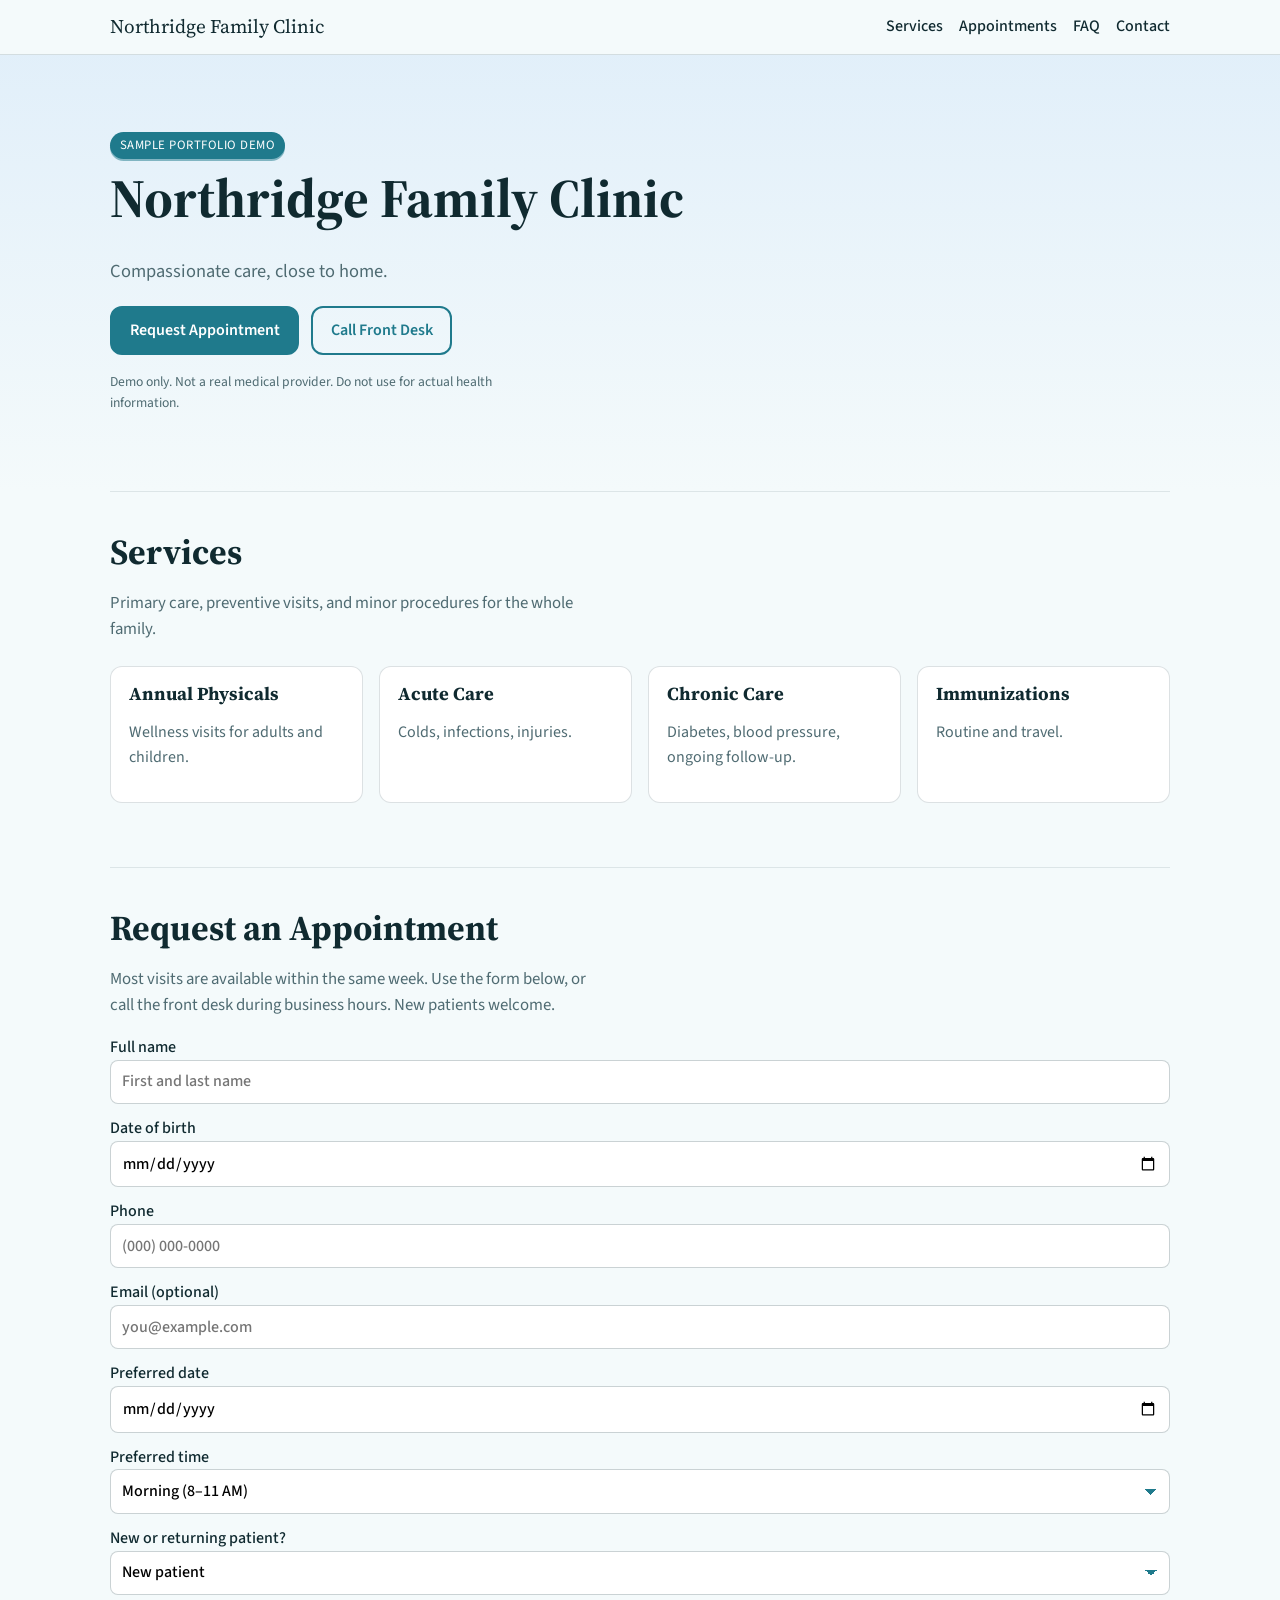
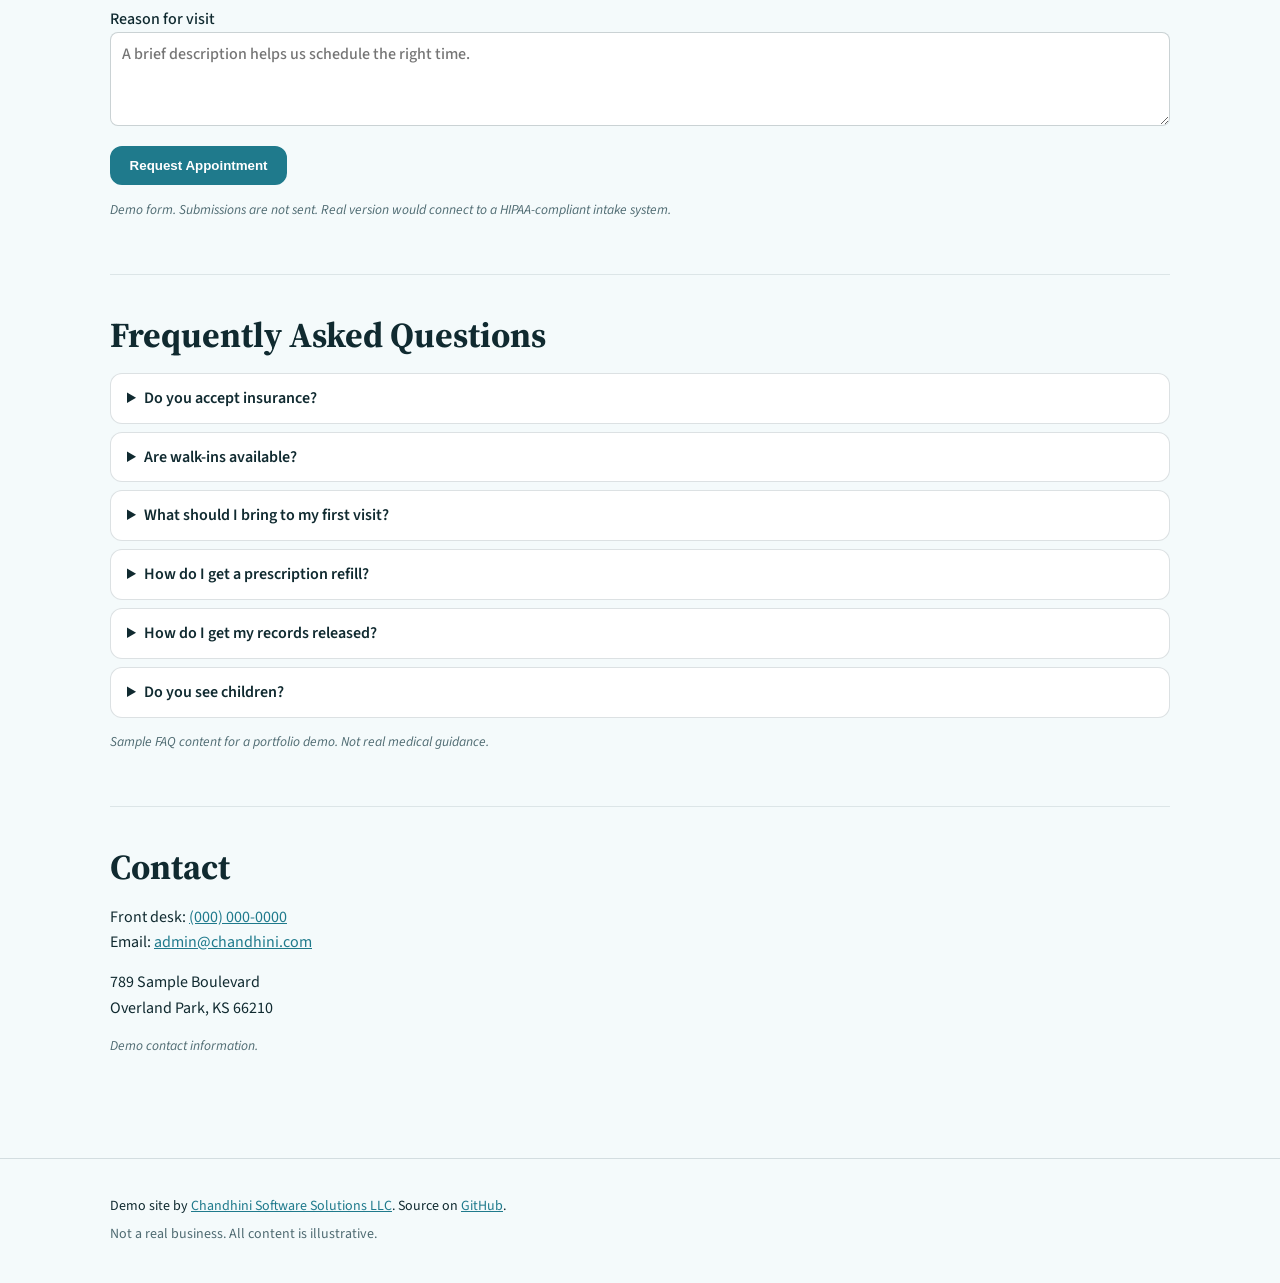
<file: index.html>
<!DOCTYPE html>
<html lang="en">
<head>
  <meta charset="UTF-8" />
  <meta name="viewport" content="width=device-width, initial-scale=1.0" />
  <title>Northridge Family Clinic — Demo Site</title>
  <meta name="description" content="A sample portfolio demo of a small clinic landing page built by Chandhini Software Solutions LLC." />
  <meta name="robots" content="index, follow" />
  <link rel="canonical" href="https://clinic.chandhini.com/" />

  <!-- Open Graph -->
  <meta property="og:type" content="website" />
  <meta property="og:title" content="Northridge Family Clinic — Demo Site" />
  <meta property="og:description" content="A sample portfolio demo of a small clinic landing page built by Chandhini Software Solutions LLC." />
  <meta property="og:url" content="https://clinic.chandhini.com/" />

  <!-- Favicon -->
  <link rel="icon" href="assets/favicon/favicon.svg" type="image/svg+xml" />
  <meta name="theme-color" content="#1F7A8C" />

  <!-- Fonts -->
  <link rel="preconnect" href="https://fonts.googleapis.com" />
  <link rel="preconnect" href="https://fonts.gstatic.com" crossorigin />
  <link href="https://fonts.googleapis.com/css2?family=Source+Sans+3:wght@400;500;600;700&family=Source+Serif+Pro:wght@600;700&display=swap" rel="stylesheet" />

  <link rel="stylesheet" href="assets/css/styles.css" />
</head>
<body>

  <a class="skip-link" href="#main">Skip to content</a>

  <header class="site-header">
    <div class="container header-row">
      <a class="brand" href="#top">Northridge Family Clinic</a>
      <nav aria-label="Primary">
        <ul class="nav"><li><a href="#services">Services</a></li><li><a href="#appointments">Appointments</a></li><li><a href="#faq">FAQ</a></li><li><a href="#contact">Contact</a></li></ul>
      </nav>
    </div>
  </header>

  <main id="main">
    <section id="top" class="hero">
      <div class="container">
        <p class="demo-badge">Sample portfolio demo</p>
        <h1>Northridge Family Clinic</h1>
        <p class="tagline">Compassionate care, close to home.</p>
        <div class="cta-row">
          <a class="btn primary" href="#appointments">Request Appointment</a>
          <a class="btn ghost" href="tel:+10000000000">Call Front Desk</a>
        </div>
        <p class="demo-note">Demo only. Not a real medical provider. Do not use for actual health information.</p>
      </div>
    </section>

    <div class="container">

  <section id="services" class="section">
    <h2>Services</h2>
    <p class="lead">Primary care, preventive visits, and minor procedures for the whole family.</p>
            <div class="cards">
              <article class="card"><h3>Annual Physicals</h3><p class="muted">Wellness visits for adults and children.</p></article>
              <article class="card"><h3>Acute Care</h3><p class="muted">Colds, infections, injuries.</p></article>
              <article class="card"><h3>Chronic Care</h3><p class="muted">Diabetes, blood pressure, ongoing follow-up.</p></article>
              <article class="card"><h3>Immunizations</h3><p class="muted">Routine and travel.</p></article>
            </div>
  </section>

  <section id="appointments" class="section">
    <h2>Request an Appointment</h2>
    <p class="lead">Most visits are available within the same week. Use the form below, or call the front desk during business hours. New patients welcome.</p>
            <form aria-label="Appointment request form" onsubmit="event.preventDefault(); alert('Demo only — no booking sent.');">
              <label>Full name<br/>
                <input type="text" name="name" autocomplete="name" required aria-required="true" placeholder="First and last name"/>
              </label>
              <label>Date of birth<br/>
                <input type="date" name="dob" autocomplete="bday" required aria-required="true"/>
              </label>
              <label>Phone<br/>
                <input type="tel" name="phone" autocomplete="tel" inputmode="tel" required aria-required="true" placeholder="(000) 000-0000"/>
              </label>
              <label>Email (optional)<br/>
                <input type="email" name="email" autocomplete="email" placeholder="you@example.com"/>
              </label>
              <label>Preferred date<br/>
                <input type="date" name="preferred_date" required aria-required="true"/>
              </label>
              <label>Preferred time<br/>
                <select name="preferred_time" aria-label="Preferred appointment time">
                  <option value="morning">Morning (8–11 AM)</option>
                  <option value="midday">Midday (11 AM–1 PM)</option>
                  <option value="afternoon">Afternoon (1–4 PM)</option>
                  <option value="any">Any available</option>
                </select>
              </label>
              <label>New or returning patient?<br/>
                <select name="patient_type" aria-label="New or returning patient">
                  <option value="new">New patient</option>
                  <option value="returning">Returning patient</option>
                </select>
              </label>
              <label>Reason for visit<br/>
                <textarea name="reason" rows="3" placeholder="A brief description helps us schedule the right time."></textarea>
              </label>
              <button type="submit" class="btn primary">Request Appointment</button>
            </form>
            <p class="note">Demo form. Submissions are not sent. Real version would connect to a HIPAA-compliant intake system.</p>
  </section>

  <section id="faq" class="section">
    <h2>Frequently Asked Questions</h2>
    <details>
      <summary>Do you accept insurance?</summary>
      <p>We accept most major commercial plans, Medicare, and many state plans. Bring your insurance card to your first visit, and call the front desk if you'd like us to verify coverage in advance.</p>
    </details>
    <details>
      <summary>Are walk-ins available?</summary>
      <p>Yes, walk-ins are accepted for acute concerns (sudden illness, minor injuries) when an opening is available. For physicals, chronic-care follow-up, and lab work, please schedule ahead.</p>
    </details>
    <details>
      <summary>What should I bring to my first visit?</summary>
      <p>A photo ID, your insurance card, a list of current medications and dosages, and any recent lab work or specialist notes you have copies of.</p>
    </details>
    <details>
      <summary>How do I get a prescription refill?</summary>
      <p>Call the front desk, message your provider through the patient portal, or have your pharmacy send a refill request. Most non-controlled refills are handled within one business day.</p>
    </details>
    <details>
      <summary>How do I get my records released?</summary>
      <p>Fill out a release-of-information form at the front desk or download it from the patient portal. We can send records electronically or by secure fax.</p>
    </details>
    <details>
      <summary>Do you see children?</summary>
      <p>Yes. We provide well-child visits, immunizations, sports physicals, and same-day sick visits for children of all ages.</p>
    </details>
    <p class="note">Sample FAQ content for a portfolio demo. Not real medical guidance.</p>
  </section>

  <section id="contact" class="section">
    <h2>Contact</h2>
    <p>Front desk: <a href="tel:+10000000000">(000) 000-0000</a><br/>
               Email: <a href="mailto:admin@chandhini.com">admin@chandhini.com</a></p>
            <address>
              789 Sample Boulevard<br/>
              Overland Park, KS 66210
            </address>
            <p class="note">Demo contact information.</p>
  </section>

    </div>
  </main>

  <footer class="site-footer">
    <div class="container">
      <p>Demo site by <a href="https://chandhini.com">Chandhini Software Solutions LLC</a>.
         Source on <a href="https://github.com/bayina/clinic-demo">GitHub</a>.</p>
      <p class="muted">Not a real business. All content is illustrative.</p>
    </div>
  </footer>

  <script src="assets/js/main.js"></script>
</body>
</html>
</file>
<file: assets/css/styles.css>
:root {
  --primary: #1F7A8C;
  --accent:  #BFDBF7;
  --bg:      #F4FAFB;
  --text:    #102A30;
  --muted:   #4F6B72;
  --max:     1100px;
  --radius:  12px;
}

* { box-sizing: border-box; }
html { scroll-behavior: smooth; }
body {
  margin: 0;
  font-family: 'Source Sans 3', system-ui, sans-serif;
  background: var(--bg);
  color: var(--text);
  line-height: 1.55;
  -webkit-font-smoothing: antialiased;
}
h1, h2, h3 {
  font-family: 'Source Serif Pro', Georgia, serif;
  font-weight: 700;
  margin: 0 0 .5em;
  line-height: 1.15;
}
h1 { font-size: clamp(2rem, 4vw + 1rem, 3.4rem); }
h2 { font-size: clamp(1.5rem, 2vw + 1rem, 2.2rem); margin-top: 0; }
h3 { font-size: 1.15rem; }

a { color: var(--primary); }
a:hover { text-decoration: underline; }

.container { max-width: var(--max); margin: 0 auto; padding: 0 1.25rem; }

.skip-link {
  position: absolute; left: -9999px; top: auto;
  background: var(--primary); color: #fff; padding: .5rem 1rem;
}
.skip-link:focus { left: 1rem; top: 1rem; }

.site-header {
  position: sticky; top: 0; z-index: 10;
  background: var(--bg);
  border-bottom: 1px solid color-mix(in srgb, var(--muted) 20%, transparent);
}
.header-row {
  display: flex; align-items: center; justify-content: space-between;
  padding: .75rem 1.25rem;
}
.brand { font-family: 'Source Serif Pro', Georgia, serif; font-size: 1.2rem; text-decoration: none; color: var(--text); }
.nav { list-style: none; padding: 0; margin: 0; display: flex; gap: 1rem; flex-wrap: wrap; }
.nav a { text-decoration: none; color: var(--text); font-weight: 500; }
.nav a:hover { color: var(--primary); }

.hero {
  padding: clamp(2.5rem, 6vw, 5rem) 0 clamp(2rem, 5vw, 4rem);
  background: linear-gradient(180deg, color-mix(in srgb, var(--accent) 35%, var(--bg)) 0%, var(--bg) 100%);
}
.demo-badge {
  display: inline-block;
  font-size: .8rem; letter-spacing: .04em; text-transform: uppercase;
  background: var(--primary); color: #fff;
  padding: .25rem .6rem; border-radius: 999px; margin: 0 0 .5rem;
}
.tagline { font-size: 1.15rem; color: var(--muted); max-width: 36ch; }
.demo-note { font-size: .85rem; color: var(--muted); margin-top: 1rem; max-width: 56ch; }

.cta-row { display: flex; gap: .75rem; margin-top: 1.25rem; flex-wrap: wrap; }
.btn {
  display: inline-block;
  padding: .65rem 1.1rem;
  border-radius: var(--radius);
  text-decoration: none;
  font-weight: 600;
  border: 2px solid var(--primary);
  transition: transform .12s ease, background .12s ease;
}
.btn.primary { background: var(--primary); color: #fff; }
.btn.ghost   { background: transparent; color: var(--primary); }
.btn:hover { transform: translateY(-1px); }

.section { padding: 2.5rem 0; border-top: 1px solid color-mix(in srgb, var(--muted) 15%, transparent); }
.lead { font-size: 1.05rem; color: var(--muted); max-width: 60ch; }
.note { font-size: .85rem; color: var(--muted); font-style: italic; }
.muted { color: var(--muted); }

.cards {
  display: grid; gap: 1rem;
  grid-template-columns: repeat(auto-fit, minmax(220px, 1fr));
  margin: 1.5rem 0;
}
.card {
  background: #fff;
  border: 1px solid color-mix(in srgb, var(--muted) 20%, transparent);
  border-radius: var(--radius);
  padding: 1rem 1.1rem;
}
.card .price { font-weight: 700; color: var(--primary); margin: .5rem 0 0; }

.grid {
  display: grid; gap: .75rem;
  grid-template-columns: repeat(auto-fit, minmax(180px, 1fr));
  margin: 1.5rem 0;
}
.img-placeholder {
  aspect-ratio: 4 / 3;
  background:
    repeating-linear-gradient(45deg,
      color-mix(in srgb, var(--accent) 35%, transparent),
      color-mix(in srgb, var(--accent) 35%, transparent) 12px,
      color-mix(in srgb, var(--accent) 18%, transparent) 12px,
      color-mix(in srgb, var(--accent) 18%, transparent) 24px);
  border-radius: var(--radius);
  border: 1px dashed color-mix(in srgb, var(--muted) 40%, transparent);
}

form label { display: block; margin: .75rem 0; font-weight: 500; }
form input, form textarea {
  width: 100%; padding: .55rem .7rem;
  border: 1px solid color-mix(in srgb, var(--muted) 30%, transparent);
  border-radius: 8px; font: inherit;
}
form input:focus, form textarea:focus {
  outline: 2px solid var(--primary); outline-offset: 2px;
}

details {
  background: #fff; border-radius: var(--radius);
  padding: .75rem 1rem; margin: .5rem 0;
  border: 1px solid color-mix(in srgb, var(--muted) 20%, transparent);
}
summary { cursor: pointer; font-weight: 600; }

address { font-style: normal; line-height: 1.6; }

.site-footer {
  margin-top: 3rem; padding: 2rem 0;
  border-top: 1px solid color-mix(in srgb, var(--muted) 20%, transparent);
  font-size: .9rem;
}

@media (prefers-reduced-motion: reduce) {
  html { scroll-behavior: auto; }
  .btn:hover { transform: none; }
}

/* ─── Production polish ───────────────────────────────────────── */

/* Visible focus ring for keyboard nav, hidden for mouse users. */
:focus { outline: none; }
:focus-visible {
  outline: 3px solid var(--primary);
  outline-offset: 3px;
  border-radius: 4px;
}
.btn:focus-visible {
  outline-offset: 4px;
}

/* Skip-link: invisible until focused. */
.skip-link {
  position: absolute;
  left: -9999px; top: auto;
  background: var(--primary);
  color: #fff;
  padding: .5rem 1rem;
  border-radius: 0 0 8px 0;
  z-index: 100;
  font-weight: 600;
}
.skip-link:focus,
.skip-link:focus-visible {
  left: 0; top: 0;
  outline: 3px solid #fff;
  outline-offset: -3px;
}

/* Anchor jumps shouldn't sit flush at top of viewport. */
.section { scroll-margin-top: 1.5rem; }

/* Section heading inside menu/services tiers. */
.menu-heading {
  margin: 2rem 0 .75rem;
  font-size: 1.25rem;
  letter-spacing: .02em;
  color: var(--primary);
  border-bottom: 2px solid color-mix(in srgb, var(--primary) 25%, transparent);
  padding-bottom: .35rem;
}

/* Hours list, used in contact section. */
.hours-list {
  list-style: none;
  padding: 0;
  margin: .75rem 0 0;
  border: 1px solid color-mix(in srgb, var(--muted) 18%, transparent);
  border-radius: var(--radius);
  background: #fff;
  overflow: hidden;
  max-width: 32rem;
}
.hours-list li {
  display: flex;
  justify-content: space-between;
  gap: 1rem;
  padding: .55rem .9rem;
  border-bottom: 1px solid color-mix(in srgb, var(--muted) 12%, transparent);
}
.hours-list li:last-child { border-bottom: 0; }
.hours-list strong { font-weight: 600; }

/* Polish form controls (used in clinic appointment form). */
form select {
  width: 100%;
  padding: .55rem .7rem;
  border: 1px solid color-mix(in srgb, var(--muted) 30%, transparent);
  border-radius: 8px;
  font: inherit;
  background: #fff;
  appearance: none;
  background-image:
    linear-gradient(45deg, transparent 50%, var(--primary) 50%),
    linear-gradient(135deg, var(--primary) 50%, transparent 50%);
  background-position:
    calc(100% - 18px) 50%,
    calc(100% - 12px) 50%;
  background-size: 6px 6px, 6px 6px;
  background-repeat: no-repeat;
  padding-right: 2rem;
}
form select:focus-visible {
  outline: 3px solid var(--primary);
  outline-offset: 2px;
}

/* Card lift adds a touch of depth on capable browsers. */
.card {
  transition:
    transform .18s ease,
    box-shadow .18s ease,
    border-color .18s ease;
}
@media (hover: hover) {
  .card:hover {
    transform: translateY(-2px);
    box-shadow: 0 6px 18px -8px color-mix(in srgb, var(--primary) 30%, transparent);
    border-color: color-mix(in srgb, var(--primary) 25%, transparent);
  }
}

/* Demo badge polish. */
.demo-badge {
  box-shadow: 0 2px 0 color-mix(in srgb, var(--primary) 50%, transparent);
}

/* Subtle texture for placeholder images so they read as intentional. */
.img-placeholder {
  position: relative;
}
.img-placeholder::after {
  content: "Photo placeholder";
  position: absolute;
  inset: auto 0 8px 0;
  text-align: center;
  font-size: .72rem;
  color: var(--muted);
  letter-spacing: .04em;
  text-transform: uppercase;
  opacity: .8;
}

/* Footer cleanup. */
.site-footer { font-size: .875rem; }
.site-footer p { margin: .35rem 0; }

/* Print: hide nav, ensure black text on white. */
@media print {
  .site-header, .skip-link, .cta-row, .demo-badge { display: none; }
  body { background: #fff; color: #000; }
  a { color: #000; text-decoration: underline; }
  .card, .hours-list, details { break-inside: avoid; }
}
</file>
